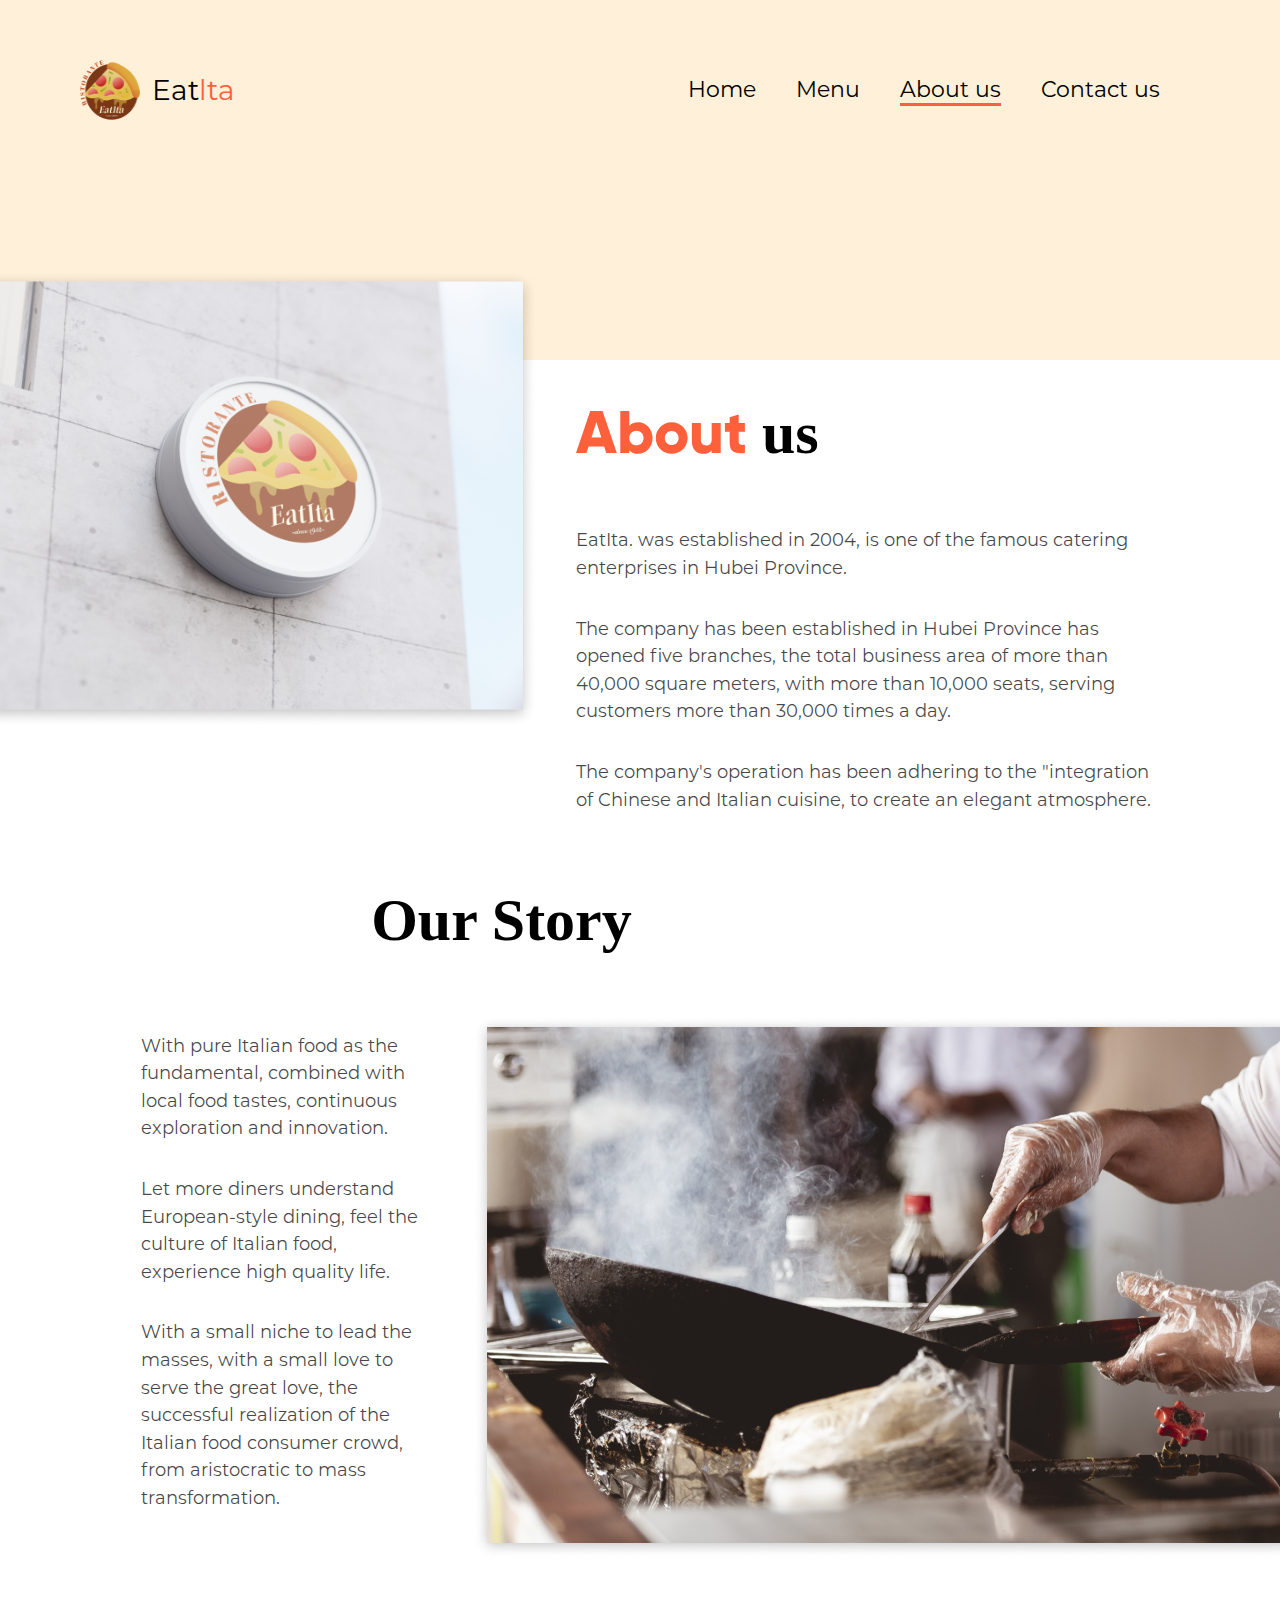
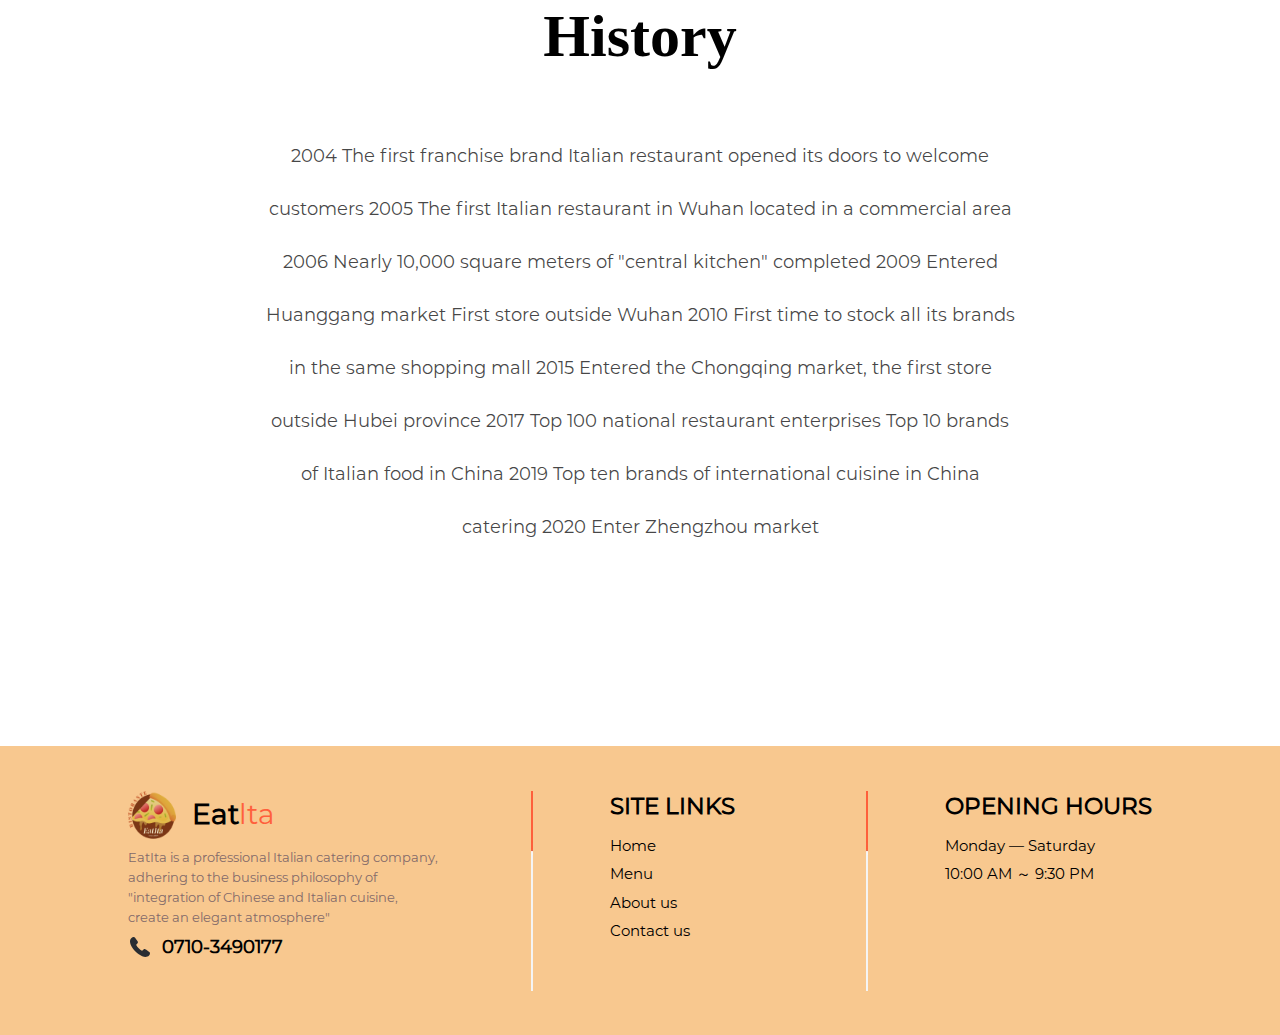
<file: about.html>
<!DOCTYPE html>
<html lang="en">

<head>
  <meta charset="UTF-8">
  <meta name="viewport" content="width=device-width, initial-scale=1.0">
  <title>Document</title>
  <link rel="stylesheet" type="text/css" href="css/common.css" />
  <link rel="stylesheet" type="text/css" href="css/about.css" />
</head>

<body>
  <div class="container about">
    <div class="header">
      <div class="top">
        <div class="logo">
          <img src="images/logo.png" />
          <p><strong>Eat</strong><strong class="orange-light">lta</strong></p>
        </div>
        <nav>
          <div class="nav-item"><a href="index.html">Home</a></div>
          <div class="nav-item"><a href="menu.html">Menu</a></div>
          <div class="nav-item active"><a href="about.html">About us</a></div>
          <div class="nav-item"><a href="contact.html">Contact us</a></div>
        </nav>
      </div>
    </div>

    <div class="about-item">
      <img src="./images/aboutpage1.png" class="img" />
      <div>
        <h2><span class="orange">About</span> us</h2>
        <p>EatIta. was established in 2004, is one of the famous catering enterprises in Hubei
          Province.</p>
        <p>The company has been established in Hubei Province has opened five branches, the total
          business area of more than 40,000 square meters, with more than 10,000 seats, serving
          customers more than 30,000 times a day.</p>

        <p>The company's operation has been adhering to the "integration of Chinese and Italian
          cuisine, to create an elegant atmosphere.</p>

      </div>
    </div>

    <div class="about-item story">
      <h2>Our Story</h2>
      <div class="stroy-wrap">
        <div class="left">
          <p>
            With pure Italian food as the fundamental, combined with local food tastes, continuous
            exploration and innovation.</p>
          <p>
            Let more diners understand European-style dining, feel the culture of Italian food,
            experience high quality life.
          </p>
          <p>
            With a small niche to lead the masses, with a small love to serve the great love, the
            successful realization of the Italian food consumer crowd, from aristocratic to mass
            transformation.</p>
        </div>
        <div class="right">
          <img src="images/aboutpage2.png" />
        </div>
      </div>
    </div>

    <div class="about-item histroy">
      <h2>History</h2>
      <p>
        2004 The first franchise brand Italian restaurant opened its doors to welcome customers
        2005 The first Italian restaurant in Wuhan located in a commercial area
        2006 Nearly 10,000 square meters of "central kitchen" completed
        2009 Entered Huanggang market First store outside Wuhan
        2010 First time to stock all its brands in the same shopping mall
        2015 Entered the Chongqing market, the first store outside Hubei province
        2017 Top 100 national restaurant enterprises Top 10 brands of Italian food in China
        2019 Top ten brands of international cuisine in China catering
        2020 Enter Zhengzhou market
      </p>
    </div>

    <footer>
      <div class="left">
        <div class="logo">
          <img src="images/logo.png" />
          <p style="margin-left: 4px;font-weight: 700;">Eat<strong class="orange-light">lta</strong>
          </p>
        </div>
        <p class="small">EatIta is a professional Italian catering company, adhering to the business
          philosophy of "integration of Chinese and Italian cuisine, create an elegant atmosphere"
        </p>
        <p class="small">
          <svg width="24" height="24" viewBox="0 0 24 24" fill="none"
            xmlns="http://www.w3.org/2000/svg">
            <path
              d="M21.97 18.33C21.97 18.69 21.89 19.06 21.72 19.42C21.55 19.78 21.33 20.12 21.04 20.44C20.55 20.98 20.01 21.37 19.4 21.62C18.8 21.87 18.15 22 17.45 22C16.43 22 15.34 21.76 14.19 21.27C13.04 20.78 11.89 20.12 10.75 19.29C9.6 18.45 8.51 17.52 7.47 16.49C6.44 15.45 5.51 14.36 4.68 13.22C3.86 12.08 3.2 10.94 2.72 9.81C2.24 8.67 2 7.58 2 6.54C2 5.86 2.12 5.21 2.36 4.61C2.6 4 2.98 3.44 3.51 2.94C4.15 2.31 4.85 2 5.59 2C5.87 2 6.15 2.06 6.4 2.18C6.66 2.3 6.89 2.48 7.07 2.74L9.39 6.01C9.57 6.26 9.7 6.49 9.79 6.71C9.88 6.92 9.93 7.13 9.93 7.32C9.93 7.56 9.86 7.8 9.72 8.03C9.59 8.26 9.4 8.5 9.16 8.74L8.4 9.53C8.29 9.64 8.24 9.77 8.24 9.93C8.24 10.01 8.25 10.08 8.27 10.16C8.3 10.24 8.33 10.3 8.35 10.36C8.53 10.69 8.84 11.12 9.28 11.64C9.73 12.16 10.21 12.69 10.73 13.22C11.27 13.75 11.79 14.24 12.32 14.69C12.84 15.13 13.27 15.43 13.61 15.61C13.66 15.63 13.72 15.66 13.79 15.69C13.87 15.72 13.95 15.73 14.04 15.73C14.21 15.73 14.34 15.67 14.45 15.56L15.21 14.81C15.46 14.56 15.7 14.37 15.93 14.25C16.16 14.11 16.39 14.04 16.64 14.04C16.83 14.04 17.03 14.08 17.25 14.17C17.47 14.26 17.7 14.39 17.95 14.56L21.26 16.91C21.52 17.09 21.7 17.3 21.81 17.55C21.91 17.8 21.97 18.05 21.97 18.33Z"
              fill="#292D32" />
          </svg>
          <span class="phone">0710-3490177</span></p>
      </div>
      <div class="footer-line">

      </div>
      <div class="middle">
        <p class="title">SITE LINKS</p>
        <p class="small">Home
        </p>
        <p class="small">Menu</p>
        <p class="small">About us</p>
        <p class="small">Contact us</p>
      </div>
      <div class="footer-line">

      </div>
      <div class="right">
        <p class="title">OPENING HOURS</p>
        <p class="small">Monday — Saturday</p>
        <p class="small">10:00 AM ～ 9:30 PM</p>
      </div>
    </footer>
  </div>
</body>

</html>
</file>
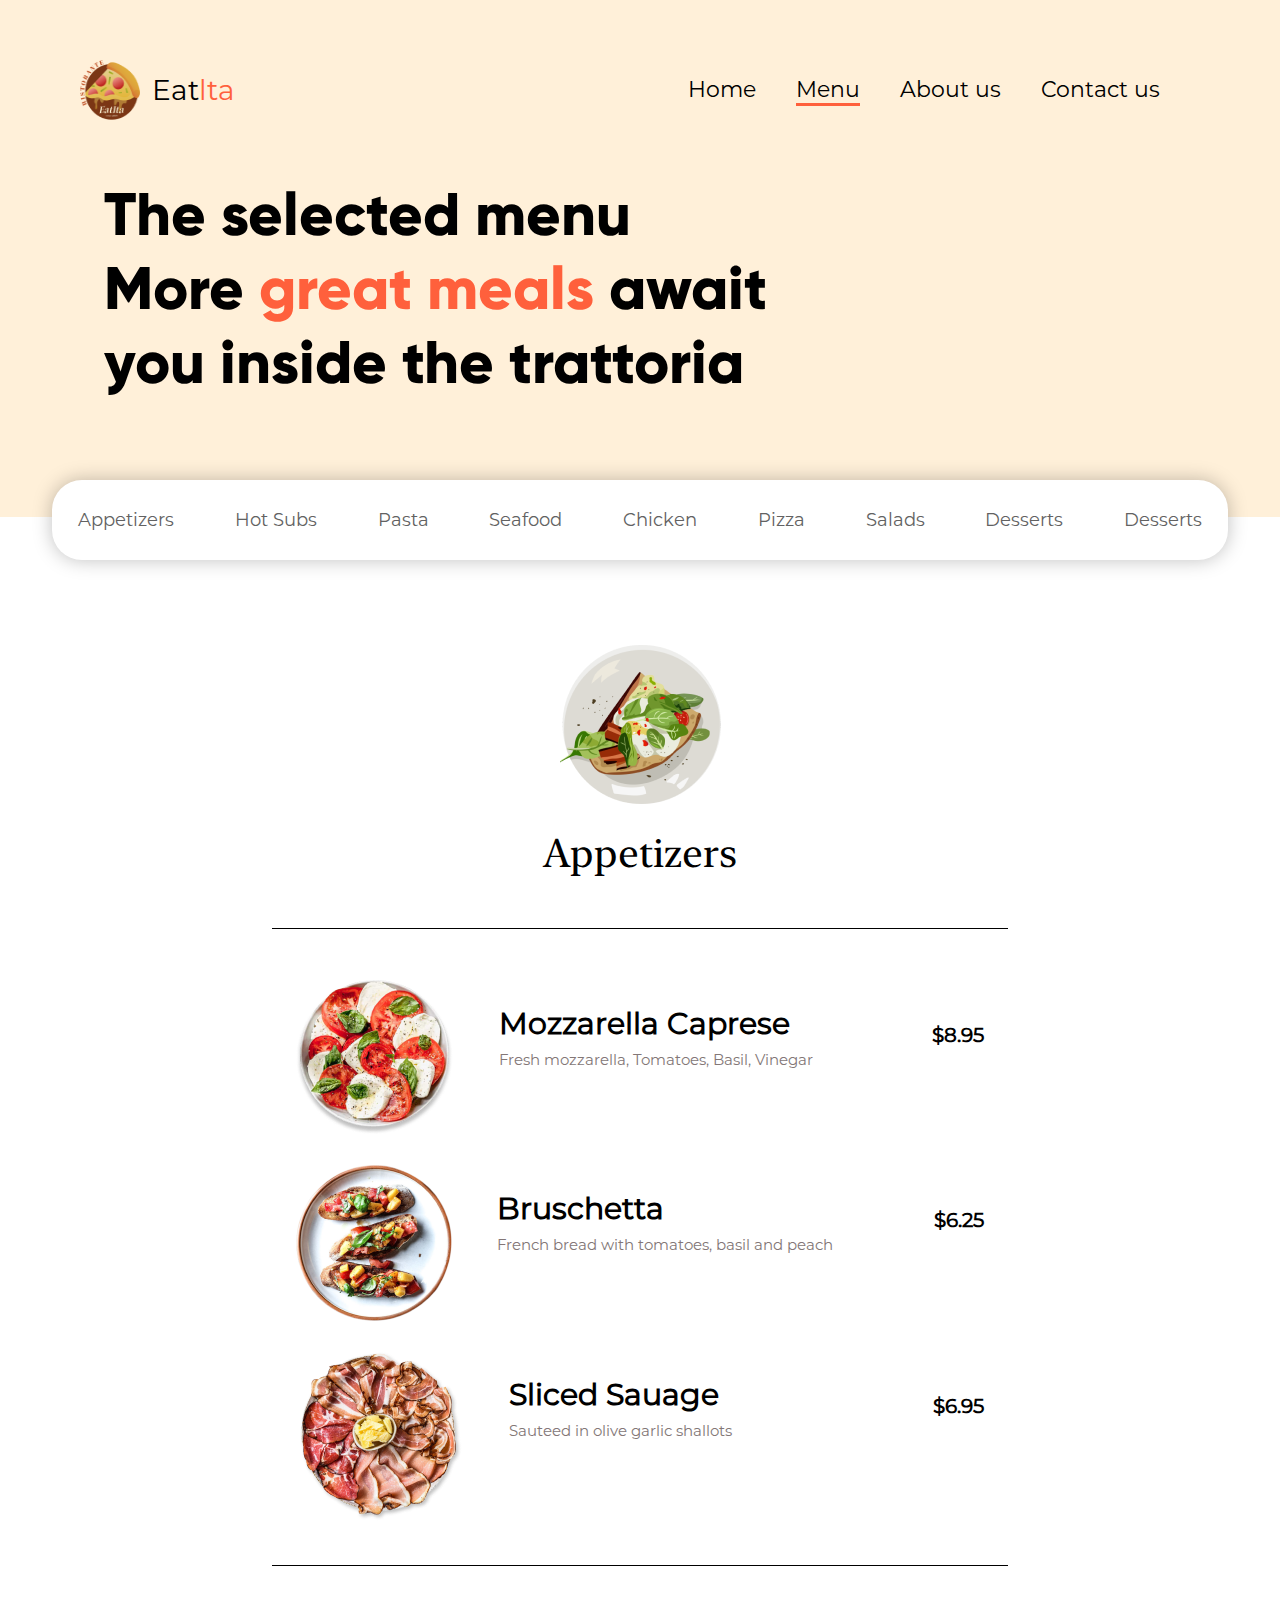
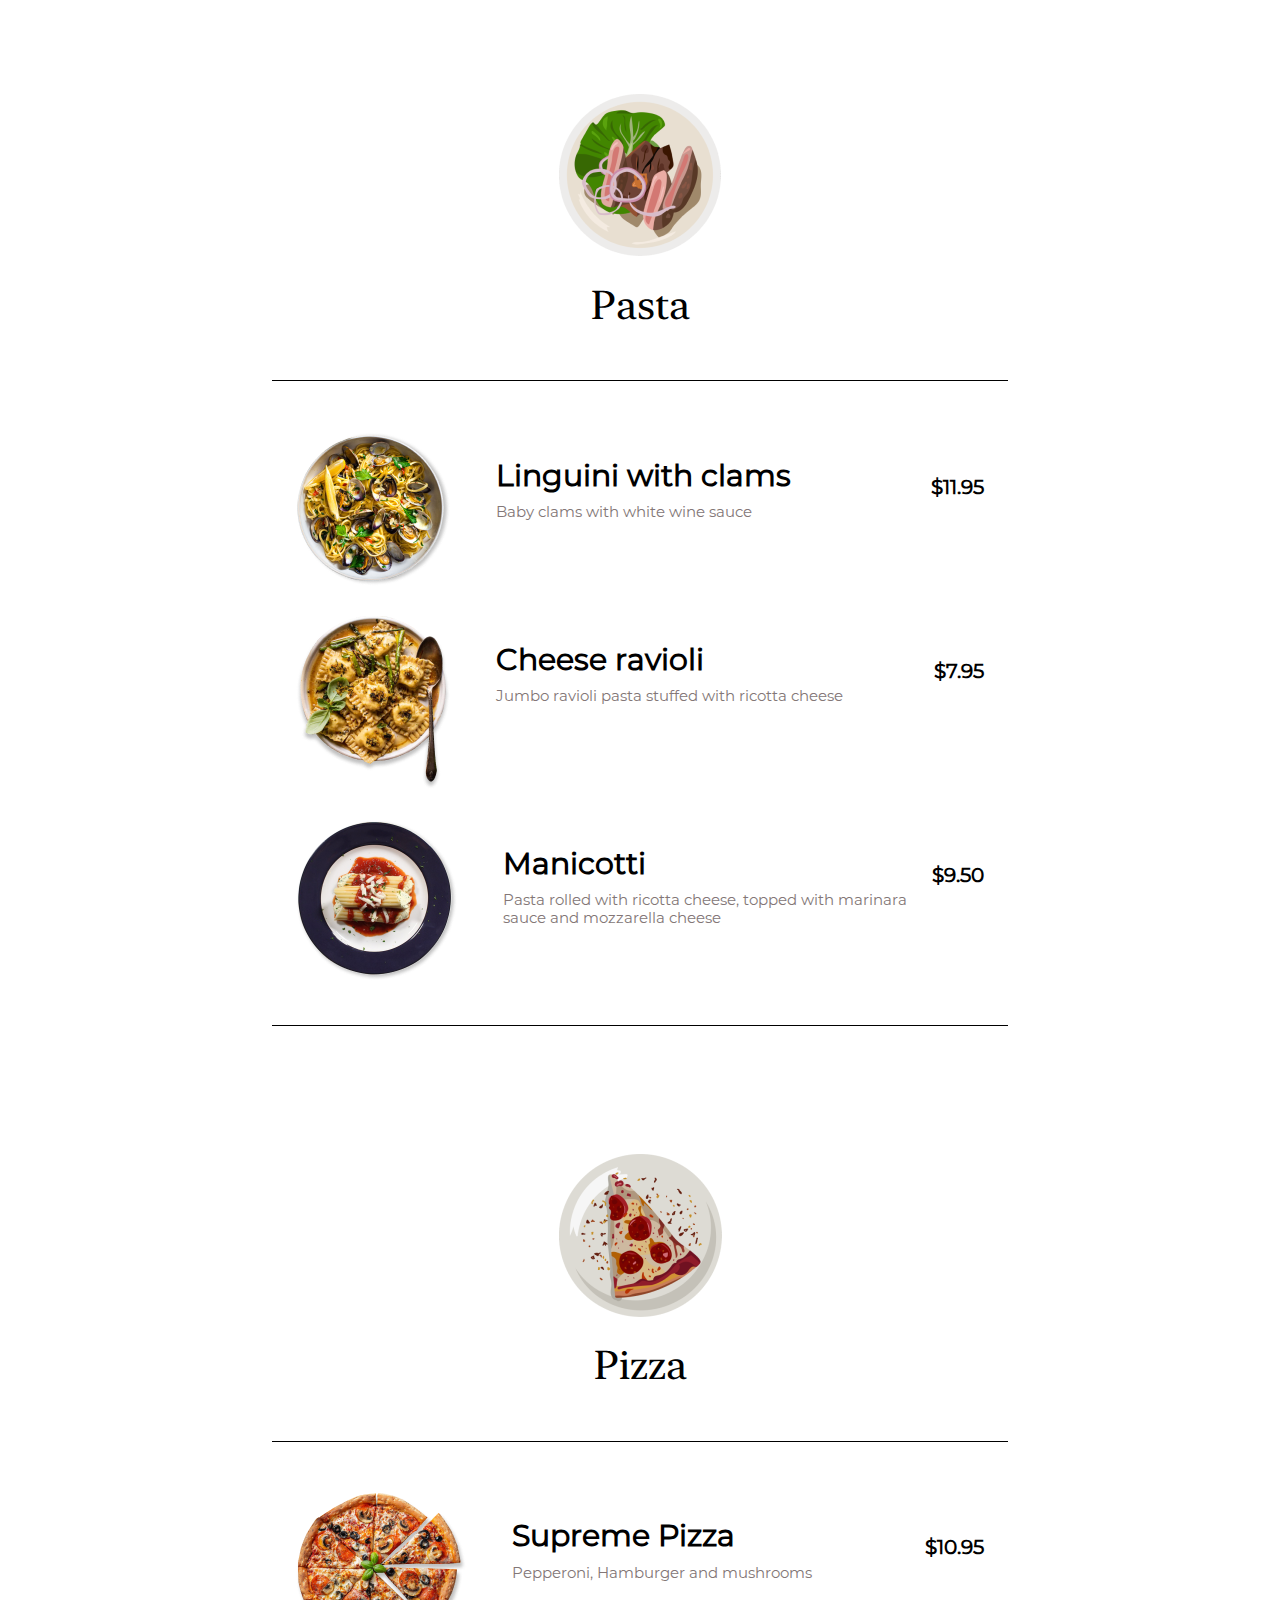
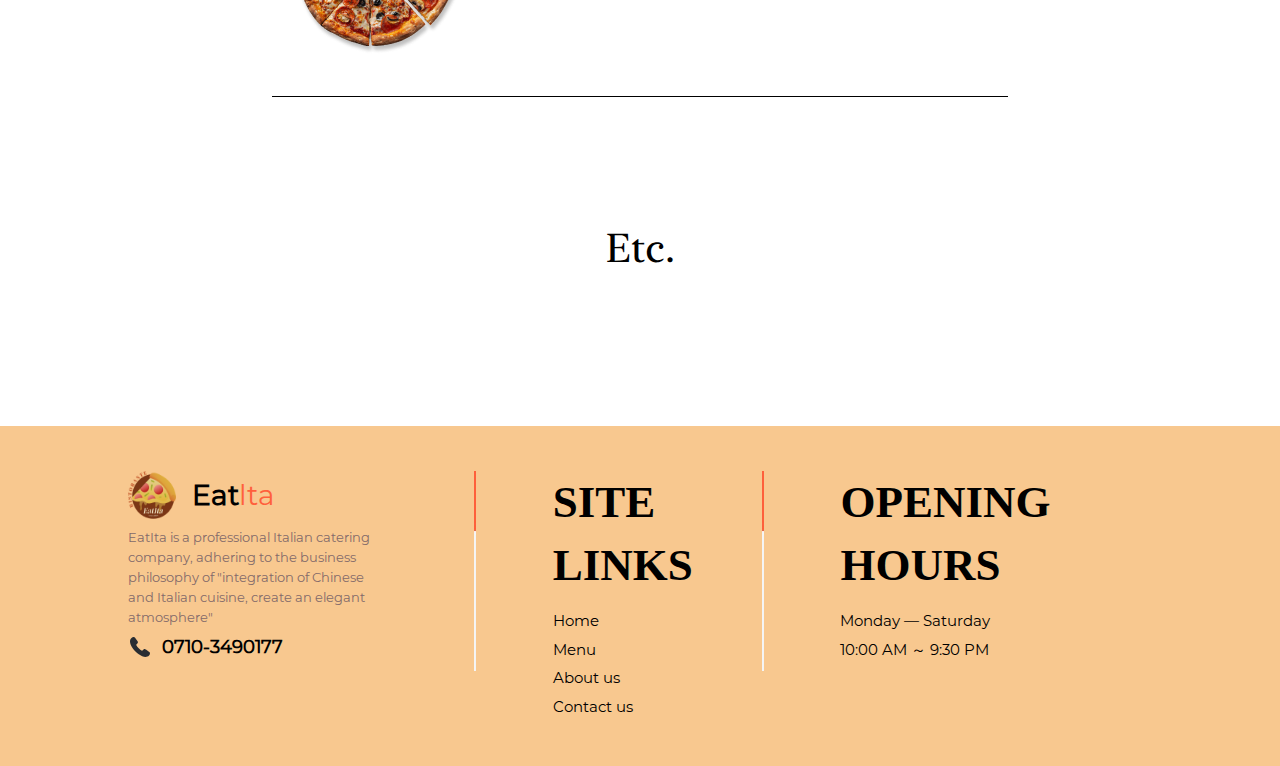
<file: menu.html>
<!DOCTYPE html>
<html lang="en">

<head>
  <meta charset="UTF-8">
  <meta name="viewport" content="width=device-width, initial-scale=1.0">
  <title>Document</title>
  <link rel="stylesheet" type="text/css" href="css/common.css" />
  <link rel="stylesheet" type="text/css" href="css/menu.css" />
</head>

<body>
  <div class="container menu">
    <div class="header">
      <div class="top">
        <div class="logo">
          <img src="images/logo.png" />
          <p><strong>Eat</strong><strong class="orange-light">lta</strong></p>
        </div>
        <nav>
          <div class="nav-item"><a href="index.html">Home</a></div>
          <div class="nav-item active"><a href="menu.html">Menu</a></div>
          <div class="nav-item"><a href="about.html">About us</a></div>
          <div class="nav-item"><a href="contact.html">Contact us</a></div>
        </nav>
      </div>
      <div class="bottom">
        <div class="content">
          <p class="title">The selected menu<br />
            More <span class="orange">great meals</span> await <br />you inside the trattoria
          </p>
        </div>
      </div>
    </div>

    <div class="controls">
      <div class="controls-item">
        Appetizers
      </div>
      <div class="controls-item">
        Hot Subs
      </div>
      <div class="controls-item">
        Pasta
      </div>
      <div class="controls-item">
        Seafood
      </div>
      <div class="controls-item">
        Chicken
      </div>
      <div class="controls-item">
        Pizza
      </div>
      <div class="controls-item">
        Salads
      </div>
      <div class="controls-item">
        Desserts
      </div>
      <div class="controls-item">
        Desserts
      </div>
    </div>

    <div class="main">
      <div class="main-item">
        <img src="images/appetizers.png" />
        <p class="title">Appetizers</p>

        <div class="main-menu-item">
          <div class="m-i">
            <img src="images/menu2.png" />
            <div class="right">
              <div class="text">
                <p class="info">Mozzarella Caprese</p>
                <p class="small">Fresh mozzarella, Tomatoes, Basil, Vinegar</p>
              </div>
              <div class="price">
                $8.95
              </div>
            </div>
          </div>

          <div class="m-i">
            <img src="images/menu4.png" />
            <div class="right">
              <div class="text">
                <p class="info">Bruschetta</p>
                <p class="small">French bread with tomatoes, basil and peach</p>
              </div>
              <div class="price">
                $6.25
              </div>
            </div>
          </div>

          <div class="m-i">
            <img src="images/beef.png" />
            <div class="right">
              <div class="text">
                <p class="info">Sliced Sauage</p>
                <p class="small">Sauteed in olive garlic shallots</p>
              </div>
              <div class="price">
                $6.95
              </div>
            </div>
          </div>
        </div>
      </div>

      <div class="main-item">
        <img src="images/pasta.png" />
        <p class="title">Pasta</p>

        <div class="main-menu-item">
          <div class="m-i">
            <img src="images/menu1.png" />
            <div class="right">
              <div class="text">
                <p class="info">Linguini with clams</p>
                <p class="small">Baby clams with white wine sauce</p>
              </div>
              <div class="price">
                $11.95
              </div>
            </div>
          </div>

          <div class="m-i">
            <img src="images/p2.png" />
            <div class="right">
              <div class="text">
                <p class="info">Cheese ravioli</p>
                <p class="small">Jumbo ravioli pasta stuffed with ricotta cheese</p>
              </div>
              <div class="price">
                $7.95
              </div>
            </div>
          </div>

          <div class="m-i">
            <img src="images/manicotti.png" />
            <div class="right">
              <div class="text">
                <p class="info">Manicotti</p>
                <p class="small">Pasta rolled with ricotta cheese, topped with marinara sauce and
                  mozzarella cheese</p>
              </div>
              <div class="price">
                $9.50
              </div>
            </div>
          </div>
        </div>
      </div>

      <div class="main-item">
        <img src="images/pizza.png" />
        <p class="title">Pizza</p>

        <div class="main-menu-item">
          <div class="m-i">
            <img src="images/menu3.png" />
            <div class="right">
              <div class="text">
                <p class="info">Supreme Pizza</p>
                <p class="small">Pepperoni, Hamburger and mushrooms</p>
              </div>
              <div class="price">
                $10.95
              </div>
            </div>
          </div>
        </div>
      </div>

      <div class="main-item etc">
        Etc.
      </div>
    </div>

    <footer>
      <div class="left">
        <div class="logo">
          <img src="images/logo.png" />
          <p style="margin-left: 4px;font-weight: 700;">Eat<strong class="orange-light">lta</strong>
          </p>
        </div>
        <p class="small">EatIta is a professional Italian catering company, adhering to the business
          philosophy of "integration of Chinese and Italian cuisine, create an elegant atmosphere"
        </p>
        <p class="small">
          <svg width="24" height="24" viewBox="0 0 24 24" fill="none"
            xmlns="http://www.w3.org/2000/svg">
            <path
              d="M21.97 18.33C21.97 18.69 21.89 19.06 21.72 19.42C21.55 19.78 21.33 20.12 21.04 20.44C20.55 20.98 20.01 21.37 19.4 21.62C18.8 21.87 18.15 22 17.45 22C16.43 22 15.34 21.76 14.19 21.27C13.04 20.78 11.89 20.12 10.75 19.29C9.6 18.45 8.51 17.52 7.47 16.49C6.44 15.45 5.51 14.36 4.68 13.22C3.86 12.08 3.2 10.94 2.72 9.81C2.24 8.67 2 7.58 2 6.54C2 5.86 2.12 5.21 2.36 4.61C2.6 4 2.98 3.44 3.51 2.94C4.15 2.31 4.85 2 5.59 2C5.87 2 6.15 2.06 6.4 2.18C6.66 2.3 6.89 2.48 7.07 2.74L9.39 6.01C9.57 6.26 9.7 6.49 9.79 6.71C9.88 6.92 9.93 7.13 9.93 7.32C9.93 7.56 9.86 7.8 9.72 8.03C9.59 8.26 9.4 8.5 9.16 8.74L8.4 9.53C8.29 9.64 8.24 9.77 8.24 9.93C8.24 10.01 8.25 10.08 8.27 10.16C8.3 10.24 8.33 10.3 8.35 10.36C8.53 10.69 8.84 11.12 9.28 11.64C9.73 12.16 10.21 12.69 10.73 13.22C11.27 13.75 11.79 14.24 12.32 14.69C12.84 15.13 13.27 15.43 13.61 15.61C13.66 15.63 13.72 15.66 13.79 15.69C13.87 15.72 13.95 15.73 14.04 15.73C14.21 15.73 14.34 15.67 14.45 15.56L15.21 14.81C15.46 14.56 15.7 14.37 15.93 14.25C16.16 14.11 16.39 14.04 16.64 14.04C16.83 14.04 17.03 14.08 17.25 14.17C17.47 14.26 17.7 14.39 17.95 14.56L21.26 16.91C21.52 17.09 21.7 17.3 21.81 17.55C21.91 17.8 21.97 18.05 21.97 18.33Z"
              fill="#292D32" />
          </svg>
          <span class="phone">0710-3490177</span></p>
      </div>
      <div class="footer-line">

      </div>
      <div class="middle">
        <p class="title">SITE LINKS</p>
        <p class="small">Home
        </p>
        <p class="small">Menu</p>
        <p class="small">About us</p>
        <p class="small">Contact us</p>
      </div>
      <div class="footer-line">

      </div>
      <div class="right">
        <p class="title">OPENING HOURS</p>
        <p class="small">Monday — Saturday</p>
        <p class="small">10:00 AM ～ 9:30 PM</p>
      </div>
    </footer>
  </div>
</body>

</html>
</file>
<file: css/common.css>
@font-face {
  font-family: "gilroy-bold";
  src: url("../font/Gilroy/Gilroy-ExtraBold.otf");
}

@font-face {
  font-family: "gilroy-light";
  src: url("../font/Gilroy/Gilroy-Light.otf");
}

@font-face {
  font-family: "montserrat";
  src: url("../font/Montserrat/Montserrat-Regular.otf");
}

@font-face {
  font-family: "new-york";
  src: url("../font/new-york-extra-large-cufonfonts/NewYorkMediumRegular.otf");
}

* {
  margin: 0;
  padding: 0;
  box-sizing: border-box;
  font-family: "montserrat";
  font-style: normal;
  font-weight: 500;
}

.container {
  max-width: 1440px;
  margin: 0 auto;
}

.orange {
  color: #ff603c;
  font-family: "gilroy-bold";
}

a {
  text-decoration: none;
  color: #000;
}

/* header */
.header {
  padding: 60px 80px;
  background: url("../images/bg1.png") no-repeat;
  background-size: 100%;
  background-color: #fff0d9;
  position: relative;
}

.header.home {
  height: 100vh;
  overflow: hidden;
}

.header .top {
  display: flex;
  position: relative;
  z-index: 2;
  justify-content: space-between;
}

.logo {
  display: flex;
  font-size: 28px;
  align-items: center;
  align-items: center;
  font-family: "montserrat";
}

.logo img {
  width: 60px;
  height: 60px;
  margin-right: 12px;
}

.header nav {
  display: flex;
}

.nav-item {
  font-size: 22px;
  font-family: "montserrat";
  font-size: 22px;
  font-weight: 500;
  line-height: 60px;
  margin-right: 40px;
}

.nav-item.active a,
.nav-item:hover a {
  border-bottom: 3px solid #ff603c;
}

.header .bottom {
  display: flex;
  align-items: center;
  height: 100%;
}

.bottom .content {
  position: relative;
  z-index: 2;
  padding-left: 24px;
}
.header .bottom .title {
  font-family: "gilroy-bold";
  font-style: normal;
  font-weight: 800;
  font-size: 60px;
  line-height: 74px;
}
.header .bottom .desc {
  font-family: "gilroy-light";
  font-style: normal;
  font-weight: 300;
  font-size: 20px;
  line-height: 135%;
  color: #626262;
}

/* footer */
footer {
  padding: 3.5vw 10vw;
  display: flex;
  background-color: #f8c88f;
}

footer .left {
  width: 31.5vw;
  padding-right: 7.2vw;
  font-weight: 600;
  font-size: 23px;
  line-height: 135%;
  color: #000000;
}

footer .middle {
  font-weight: 600;
  font-size: 23px;
  line-height: 135%;
  color: #000000;
  width: 20vw;
}

footer .title {
  font-weight: 600;
  font-size: 23px;
  line-height: 135%;
  color: #000000;
  margin-bottom: 10px;
}

footer .small {
  font-weight: 500;
  font-size: 15px;
  line-height: 190%;
}

footer .left .logo img {
  width: 48px;
  height: 48px;
}

footer .left .small {
  font-size: 13px;
  line-height: 154.5%;
  color: #836a6a;
  display: flex;
  align-items: center;
  margin-top: 8px;
}

footer .phone {
  font-weight: 600;
  font-size: 18px;
  line-height: 135%;
  color: #000000;
  margin-left: 10px;
}

.orange-light {
  color: #ff603c;
}

.footer-line {
  width: 2px;
  height: 200px;
  background: url(../images/footer_line.png);
  margin-right: 6vw;
}
</file>
<file: css/about.css>
.about .header {
  height: 40vh;
  background: #fff0d9;
}

.about-item {
  display: flex;
  position: relative;
  padding-left: 45vw;
  padding-right: 10vw;
}

.about-item .img {
  width: 42vw;
  position: absolute;
  top: -7vw;
  left: 0;
}

.about-item h2 {
  margin-top: 2.8vw;
  margin-bottom: 4.5vw;
  font-family: "Gilroy";
  font-weight: 800;
  font-size: 60px;
  line-height: 74px;
}

.about-item p {
  font-family: "Montserrat";
  font-weight: 400;
  font-size: 18px;
  line-height: 153%;
  color: rgba(0, 0, 0, 0.73);
  margin-bottom: 2.6vw;
}

.about-item.story {
  display: block;
  padding-left: 11vw;
  padding-right: 0;
}

.about-item.story h2 {
  padding-left: 18vw;
}

.about-item.story .stroy-wrap {
  display: flex;
  align-items: center;
}

.about-item.story .left p {
  margin-right: 3vw;
  font-weight: 400;
  font-size: 18px;
  line-height: 153%;
  color: rgba(0, 0, 0, 0.73);
  margin-bottom: 2.6vw;
}

.about-item.story .story-wrap img {
  position: static;
  width: 55.5vw;
}

.about-item.histroy {
  width: 58.9vw;
  margin: 0 auto;
  padding-left: 0;
  padding-right: 0;
  display: block;
  text-align: center;
  font-weight: 400;
}

.about-item.histroy p {
  font-size: 18px;
  line-height: 294.5%;
  color: rgba(0, 0, 0, 0.73);
  margin-bottom: 15vw;
}
</file>
<file: css/menu.css>
.menu .header {
  background: #fff0d9;
}

.menu .bottom {
  padding: 4.5vw 0;
}

.menu .title {
  font-family: "Gilroy";
  font-style: normal;
  font-weight: 800;
  font-size: 45px;
  line-height: 140%;
  color: #000000;
}

.menu .controls {
  position: absolute;
  top: 480px;
  left: 50%;
  width: calc(100% - 104px);
  margin-left: calc(52px - 50%);
  display: flex;
  height: 80px;
  line-height: 80px;
  background: #fff;
  box-shadow: 0px 0px 19px rgb(0 0 0 / 25%);
  border-radius: 30px;
  padding: 0 26px;
  justify-content: space-between;
  font-weight: 600;
  font-size: 18px;
  color: #626262;
}

.menu .main {
  width: 57.5vw;
  margin: 0 auto;
}

.menu .main-item {
  margin-top: 10vw;
  margin-bottom: 2vw;
  display: flex;
  flex-direction: column;
  align-items: center;
}

.menu .main-item .title {
  font-family: "new-york";
  font-size: 40px;
  font-weight: 400;
  line-height: 47px;
  letter-spacing: 0em;
  text-align: center;
  margin: 2vw 0 4vw;
}
.menu .main-menu-item {
  padding: 4vw 24px 1vw;
  width: 100%;
  border-top: 1px solid #000000;
  border-bottom: 1px solid #000000;
}
.menu .m-i {
  display: flex;
  margin-bottom: 30px;
}

.menu .m-i .right {
  display: flex;
  justify-content: space-between;
  margin-left: 3.5vw;
  margin-top: 2vw;
  flex: 1;
}

.menu .m-i .text .info {
  /* font-family: 'SF Pro'; */
  font-weight: 700;
  font-size: 30px;
  line-height: 118.4%;
}

.menu .m-i .text .small {
  font-weight: 400;
  font-size: 15px;
  line-height: 118.4%;
  color: #837777;
  margin-top: 10px;
}

.menu .m-i .price {
  font-weight: 700;
  font-size: 20px;
  margin-top: 18px;
  line-height: 118.4%;
  color: #000000;
}

.menu .etc {
  font-family: "new-york";
  font-weight: 400;
  font-size: 40px;
  line-height: 118.4%;
  color: #000000;
  margin-bottom: 12vw;
}
</file>
